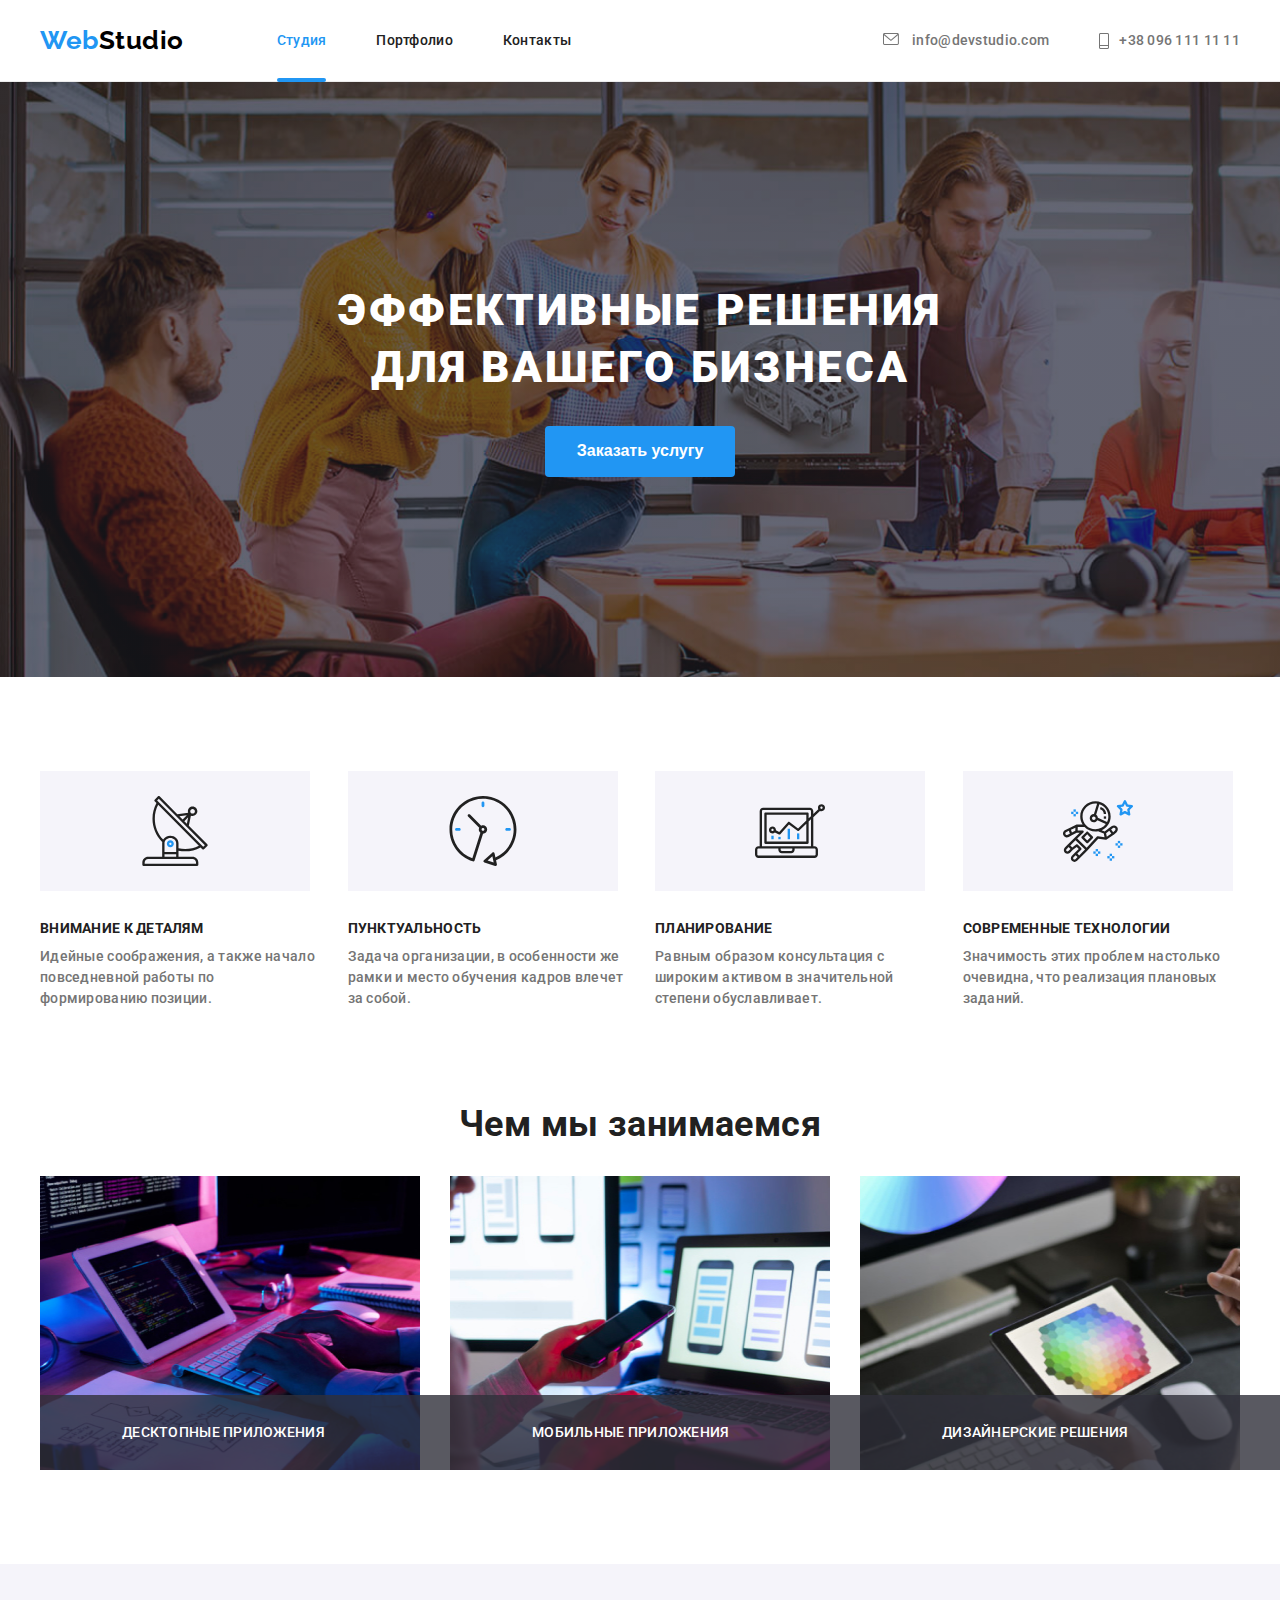
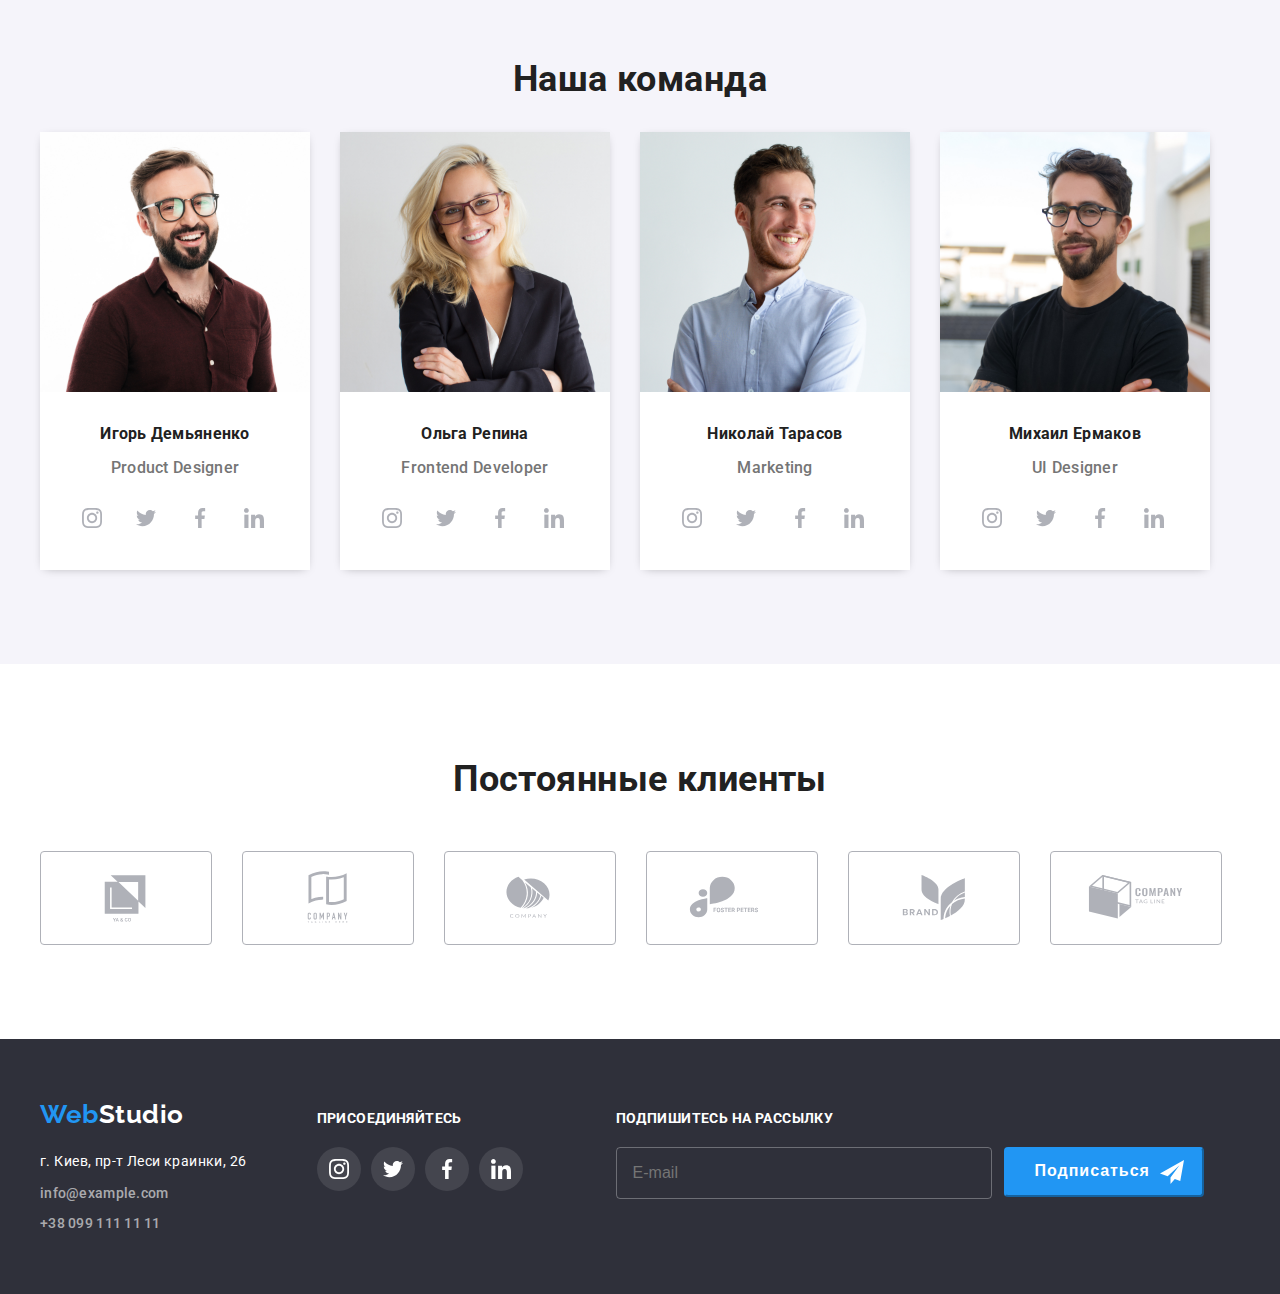
<file: index.html>
<!DOCTYPE html>
<html lang="ru">
    <head>
        <meta charset="UTF-8" />
        <meta name="viewport" content="width=device-width, initial-scale=1.0" />
        <title>WebStudio</title>

        <link rel="preconnect" href="https://fonts.googleapis.com" />
        <link rel="preconnect" href="https://fonts.gstatic.com" crossorigin />
        <link href="https://fonts.googleapis.com/css2?family=Raleway:wght@700&family=Roboto:wght@400;500;700;900&display=swap" rel="stylesheet" />
        <link rel="stylesheet" href="https://cdnjs.cloudflare.com/ajax/libs/modern-normalize/1.1.0/modern-normalize.min.css" integrity="sha512-wpPYUAdjBVSE4KJnH1VR1HeZfpl1ub8YT/NKx4PuQ5NmX2tKuGu6U/JRp5y+Y8XG2tV+wKQpNHVUX03MfMFn9Q==" crossorigin="anonymous" referrerpolicy="no-referrer" />
        <link rel="stylesheet" href="./css/style.css" />
    </head>

    <body>
        <!-- =======================Header================= -->

        <header class="header">
            <div class="container">
                <nav class="header-nav">
                    <a class="header-logo" href="./index.html"><span class="logo-blue">Web</span>Studio</a>
                    <ul class="header-nav-menu-list list">
                        <li class="active-page"><a class="header-menu-link" href="./index.html">Студия</a></li>
                        <li class="header-nav-menu-item item"><a class="header-menu-link" href="./portfolio.html">Портфолио</a></li>
                        <li class="header-nav-menu-item item"><a class="header-menu-link" href="">Контакты</a></li>
                    </ul>
                </nav>

                <!-- ==============header-contacts-list========= -->

                <ul class="header-contacts-list list">
                    <li class="header-contacts item">
                        <a class="header-menu-link color-adress icon-contacts-link" href="mailto:info@example.com">
                            <svg class="contact-icon" width="16" height="12">
                                <use href="./img/sprite.svg#email"></use>
                            </svg>
                            info@devstudio.com
                        </a>
                    </li>

                    <li class="header-contacts item">
                        <a class="header-menu-link color-adress icon-contacts" href="tel:+380991111111">
                            <svg class="contact-icon" width="10" height="16">
                                <use href="./img/sprite.svg#phone"></use>
                            </svg>
                            +38 096 111 11 11</a
                        >
                    </li>
                </ul>
            </div>
        </header>

        <!-- =====================HERO================== -->

        <section class="hero">
            <div class="container main">
                <h1 class="hero-main-title">Эффективные решения для вашего бизнеса</h1>
                <button class="hero-button btn" data-modal-open type="button">Заказать услугу</button>
            </div>
        </section>

        <!-- =================MODAL WINDOW================= -->
        <div class="backdrop is-hidden" data-modal>
            <div class="modal">
                <svg class="close-icon" data-modal-close width="11" height="11">
                    <use href="./img/sprite.svg#icon-close"></use>
                </svg>

                <!--form modal window-->

                <form action="modal" class="modal-form">
                    <b class="modal-form-head">Оставьте свои данные, мы вам перезвоним</b>
                    <label class="modal-form-field">
                        Имя
                        <span class="modal-form-input-wrapper">
                            <input type="text" name="user-name" class="modal-form-input" minlength="5" pattern="[a-zA-Zа-яёА-ЯЁ]+" title="Без цифр и символов" required />
                            <svg class="modal-form-icon" data-modal-close width="13" height="13">
                                <use href="./img/sprite.svg#name"></use>
                            </svg>
                        </span>
                    </label>

                    <label class="modal-form-field">
                        Телефон
                        <span class="modal-form-input-wrapper">
                            <input type="tel" name="user-phone" class="modal-form-input" pattern="+38[0-9]{3}[0-9]{3}[0-9]{2}[0-9]{2}" placeholder="+380950010011" title="+380950010011" required />
                            <svg class="modal-form-icon" data-modal-close width="13" height="13">
                                <use href="./img/sprite.svg#phone2"></use>
                            </svg>
                        </span>
                    </label>
                    <label class="modal-form-field">
                        Почта
                        <span class="modal-form-input-wrapper">
                            <input type="email" name="user-email" class="modal-form-input" pattern="[0-9]{3}-[0-9]{3}-[0-9]{2}-[0-9]{2}" title="[a-z0-9._%+-]+@[a-z0-9.-]+\.[a-z]{2,4}$" required />
                            <svg class="modal-form-icon" data-modal-close width="13" height="13">
                                <use href="./img/sprite.svg#mail"></use>
                            </svg>
                        </span>
                    </label>
                    <label class="modal-form-field">
                        Комментарий
                        <textarea name="user-message" class="modal-form-message" placeholder="Введите текст"></textarea>
                    </label>
                    <input type="checkbox" name="accept-policy" id="accept-policy" class="modal-form-checkbox visually-hidden" />
                    <label for="accept-policy" class="modal-form-checkbox-label">Соглашаюсь с рассылкой и принимаю&nbsp;<a class="modal-form-checkbox-link" href="">Условия договора</a></label>
                    <button type="submit" class="modal-form-btn">Отправить</button>
                </form>
            </div>
        </div>

        <!-- =======================ADVANTAGES================= -->

        <section class="advantages">
            <div class="container advantages">
                <h2 class="visually-hidden">Преимущества</h2>
                <!-- !!!!!!!!!!!скрыть заголовок!!!!!!!!!!!!! -->
                <ul class="advantages-list list">
                    <li class="advantages-item item pic-antena">
                        <div class="advntage-blok">
                            <svg class="advantage-pic" width="70" height="70">
                                <use href="./img/sprite.svg#antenna"></use>
                            </svg>
                        </div>
                        <h3>Внимание к деталям</h3>
                        <p>Идейные соображения, а также начало повседневной работы по формированию позиции.</p>
                    </li>
                    <li class="advantages-item item pic-clock">
                        <div class="advntage-blok">
                            <svg class="advantage-pic" width="70" height="70">
                                <use href="./img/sprite.svg#clock"></use>
                            </svg>
                        </div>
                        <h3>Пунктуальность</h3>
                        <p>Задача организации, в особенности же рамки и место обучения кадров влечет за собой.</p>
                    </li>
                    <li class="advantages-item item pic-diagrama">
                        <div class="advntage-blok">
                            <svg class="advantage-pic" width="70" height="70">
                                <use href="./img/sprite.svg#diagram"></use>
                            </svg>
                        </div>
                        <h3>Планирование</h3>
                        <p>Равным образом консультация с широким активом в значительной степени обуславливает.</p>
                    </li>
                    <li class="advantages-item item pic-cosmo">
                        <div class="advntage-blok">
                            <svg class="advantage-pic" width="70" height="70">
                                <use href="./img/sprite.svg#astronaut"></use>
                            </svg>
                        </div>
                        <h3>Современные технологии</h3>
                        <p>Значимость этих проблем настолько очевидна, что реализация плановых заданий.</p>
                    </li>
                </ul>
            </div>
        </section>

        <!-- =======================OURS SERVISES================ -->

        <section class="our-services">
            <div class="container services">
                <h2 class="services text-minor">Чем мы занимаемся</h2>
                <ul class="services-list list">
                    <li class="services-item item">
                        <img src="./img/box_1.jpg" alt="Крос браузерная разработка" width="370" height="294" />
                        <p class="our-services-over">Десктопные приложения</p>
                    </li>
                    <li class="services-item item">
                        <img src="./img/box_2.jpg" alt="Адаптивная разработка" width="370" height="294" />
                        <p class="our-services-over">Мобильные приложения</p>
                    </li>
                    <li class="services-item item">
                        <img src="./img/box_3.jpg" alt="Оптимизация и настройка" width="370" height="294" />
                        <p class="our-services-over">Дизайнерские решения</p>
                    </li>
                </ul>
            </div>
        </section>
        <!-- =======================OURS TEAM================= -->
        <section class="team">
            <div class="container section team">
                <h2 class="team text-minor">Наша команда</h2>
                <ul class="team-list list">
                    <li class="team-item item">
                        <img src="./img/pfoto_1.jpg" alt="Игорь Демьяненко" width="270" height="260" />
                        <div class="team-item-title">
                            <h3>Игорь Демьяненко</h3>
                            <p class="team-title-work">Product Designer</p>
                            <!--social links====================================== -->
                            <ul class="team-social-list list">
                                <li class="team-social-item item">
                                    <a href="" class="social-icon-team">
                                        <svg class="social-icon" width="20" height="20">
                                            <use href="./img/sprite.svg#instagram"></use>
                                        </svg>
                                    </a>
                                </li>
                                <li class="team-social-item item">
                                    <a href="" class="social-icon-team">
                                        <svg class="social-icon" width="20" height="20">
                                            <use href="./img/sprite.svg#twitter"></use>
                                        </svg>
                                    </a>
                                </li>
                                <li class="team-social-item item">
                                    <a href="" class="social-icon-team">
                                        <svg class="social-icon" width="20" height="20">
                                            <use href="./img/sprite.svg#facebook"></use>
                                        </svg>
                                    </a>
                                </li>
                                <li class="team-social-item item">
                                    <a href="" class="social-icon-team">
                                        <svg class="social-icon" width="20" height="20">
                                            <use href="./img/sprite.svg#linkedin"></use>
                                        </svg>
                                    </a>
                                </li>
                            </ul>
                            <!-- END social links-->
                        </div>
                    </li>
                    <li class="team-item item">
                        <img src="./img/photo_2.jpg" alt="Ольга Репина" width="270" height="260" />
                        <div class="team-item-title">
                            <h3>Ольга Репина</h3>
                            <p class="team-title-work">Frontend Developer</p>
                            <!--social links============================= -->
                            <ul class="team-social-list list">
                                <li class="team-social-item item">
                                    <a href="" class="social-icon-team">
                                        <svg class="social-icon" width="20" height="20">
                                            <use href="./img/sprite.svg#instagram"></use>
                                        </svg>
                                    </a>
                                </li>
                                <li class="team-social-item item">
                                    <a href="" class="social-icon-team">
                                        <svg class="social-icon" width="20" height="20">
                                            <use href="./img/sprite.svg#twitter"></use>
                                        </svg>
                                    </a>
                                </li>
                                <li class="team-cotial-item item">
                                    <a href="" class="social-icon-team">
                                        <svg class="social-icon" width="20" height="20">
                                            <use href="./img/sprite.svg#facebook"></use>
                                        </svg>
                                    </a>
                                </li>
                                <li class="team-social-item item">
                                    <a href="" class="social-icon-team">
                                        <svg class="social-icon" width="20" height="20">
                                            <use href="./img/sprite.svg#linkedin"></use>
                                        </svg>
                                    </a>
                                </li>
                            </ul>
                            <!-- END social links-->
                        </div>
                    </li>
                    <li class="team-item item">
                        <img src="./img/photo_3.jpg" alt="Николай Тарасов" width="270" height="260" />
                        <div class="team-item-title">
                            <h3>Николай Тарасов</h3>
                            <p class="team-title-work">Marketing</p>
                            <!-- social links============================================== -->
                            <ul class="team-social-list list">
                                <li class="team-social-item item">
                                    <a href="" class="social-icon-team">
                                        <svg class="social-icon" width="20" height="20">
                                            <use href="./img/sprite.svg#instagram"></use>
                                        </svg>
                                    </a>
                                </li>
                                <li class="team-social-item item">
                                    <a href="" class="social-icon-team">
                                        <svg class="social-icon" width="20" height="20">
                                            <use href="./img/sprite.svg#twitter"></use>
                                        </svg>
                                    </a>
                                </li>
                                <li class="team-sotial-item item">
                                    <a href="" class="social-icon-team">
                                        <svg class="social-icon" width="20" height="20">
                                            <use href="./img/sprite.svg#facebook"></use>
                                        </svg>
                                    </a>
                                </li>
                                <li class="team-social-item item">
                                    <a href="" class="social-icon-team">
                                        <svg class="social-icon" width="20" height="20">
                                            <use href="./img/sprite.svg#linkedin"></use>
                                        </svg>
                                    </a>
                                </li>
                            </ul>
                            <!-- END social links-->
                        </div>
                    </li>
                    <li class="team-item item">
                        <img src="./img/photo_4.jpg" alt="Михаил Ермаков" width="270" height="260" />
                        <div class="team-item-title">
                            <h3>Михаил Ермаков</h3>
                            <p class="team-title-work">UI Designer</p>
                            <!--social links==================================== -->
                            <ul class="team-social-list list">
                                <li class="team-cocial-item item">
                                    <a href="" class="social-icon-team">
                                        <svg class="social-icon" width="20" height="20">
                                            <use href="./img/sprite.svg#instagram"></use>
                                        </svg>
                                    </a>
                                </li>
                                <li class="team-social-item item">
                                    <a href="" class="social-icon-team">
                                        <svg class="social-icon" width="20" height="20">
                                            <use href="./img/sprite.svg#twitter"></use>
                                        </svg>
                                    </a>
                                </li>
                                <li class="team-social-item item">
                                    <a href="" class="social-icon-team">
                                        <svg class="social-icon" width="20" height="20">
                                            <use href="./img/sprite.svg#facebook"></use>
                                        </svg>
                                    </a>
                                </li>
                                <li class="team-social-item item">
                                    <a href="" class="social-icon-team">
                                        <svg class="social-icon" width="20" height="20">
                                            <use href="./img/sprite.svg#linkedin"></use>
                                        </svg>
                                    </a>
                                </li>
                            </ul>
                            <!-- END social links-->
                        </div>
                    </li>
                </ul>
            </div>
        </section>

        <!-- =======================OURS CLIENTS================ -->
        <section class="ours-clients">
            <div class="container clients">
                <h2 class="client text-minor">Постоянные клиенты</h2>
                <!--brend icon================================ -->
                <ul class="cliets-list list">
                    <li class="clients-item item">
                        <a href="" class="client-link"
                            ><svg class="clients-icon" width="106" height="60">
                                <use href="./img/sprite.svg#logo1"></use>
                            </svg>
                        </a>
                    </li>
                    <!--brend icon=================================== -->

                    <li class="clients-item item">
                        <a href="" class="client-link"
                            ><svg class="clients-icon" width="106" height="60">
                                <use href="./img/sprite.svg#logo2"></use>
                            </svg>
                        </a>
                    </li>
                    <!--brend icon================================ -->

                    <li class="clients-item item">
                        <a href="" class="client-link"
                            ><svg class="clients-icon" width="106" height="60">
                                <use href="./img/sprite.svg#logo3"></use>
                            </svg>
                        </a>
                    </li>
                    <!--brend icon================================ -->

                    <li class="clients-item item">
                        <a href="" class="client-link"
                            ><svg class="clients-icon" width="106" height="60">
                                <use href="./img/sprite.svg#logo4"></use>
                            </svg>
                        </a>
                    </li>
                    <!--brend icon================================ -->

                    <li class="clients-item item">
                        <a href="" class="client-link"
                            ><svg class="clients-icon" width="106" height="60">
                                <use href="./img/sprite.svg#logo5"></use>
                            </svg>
                        </a>
                    </li>
                    <!--brend icon================================ -->

                    <li class="clients-item item">
                        <a href="" class="client-link"
                            ><svg class="clients-icon" width="106" height="60">
                                <use href="./img/sprite.svg#logo6"></use>
                            </svg>
                        </a>
                    </li>
                </ul>
            </div>
        </section>

        <!-- =======================FOOTERrr================= -->

        <footer class="footer">
            <div class="container footer-container">
                <div class="footer-left">
                    <a href="" class="footer-logo"><span class="footer-logo-blue">Web</span>Studio</a>
                    <address class="footer-contacts">
                        <p>г. Киев, пр-т Леси краинки, 26</p>
                        <ul class="footer-list list">
                            <li class="footer-item item"><a href="mailto:info@example.com">info@example.com</a></li>
                            <li class="footer-item item last"><a href="tel:+380991111111">+38 099 111 11 11</a></li>
                        </ul>
                    </address>
                </div>
                <div class="footer-social">
                    <h3>Присоединяйтесь</h3>

                    <!--social links================================================== -->
                    <ul class="footer-ico-list team-social-list list">
                        <li class="footer-ico-item team-sotial-item item">
                            <a href="" class="social-icon-team footer-ico-link">
                                <svg class="footer-ico social-icon" width="20" height="20">
                                    <use href="./img/sprite.svg#instagram"></use>
                                </svg>
                            </a>
                        </li>
                        <li class="footer-ico-item team-social-item item">
                            <a href="" class="social-icon-team footer-ico-link">
                                <svg class="footer-ico social-icon" width="20" height="20">
                                    <use href="./img/sprite.svg#twitter"></use>
                                </svg>
                            </a>
                        </li>
                        <li class="footer-ico-item team-social-item item">
                            <a href="" class="social-icon-team footer-ico-link">
                                <svg class="footer-ico social-icon" width="20" height="20">
                                    <use href="./img/sprite.svg#facebook"></use>
                                </svg>
                            </a>
                        </li>
                        <li class="foote-ico-item team-social-item item">
                            <a href="" class="social-icon-team footer-ico-link">
                                <svg class="footer-ico social-icon" width="20" height="20">
                                    <use href="./img/sprite.svg#linkedin"></use>
                                </svg>
                            </a>
                        </li>
                    </ul>
                    <!-- END social links-->
                </div>

                <div class="footer-submit">
                    <form action="submit" class="footer-submit-input">
                        <b class="footer-submit-title">Подпишитесь на рассылку</b>
                        <span class="footer-submit-input-wrapper">
                            <input type="text" name="telega-name" class="footer-form-input" placeholder="E-mail" />
                            <button type="submit" class="footer-form-btn">
                                Подписаться
                                <svg class="footer-btn-icon" data-modal-close width="24" height="24">
                                    <use href="./img/sprite.svg#telega"></use>
                                </svg>
                            </button>
                        </span>
                    </form>
                </div>
            </div>
        </footer>
        <script src="./js/modal.js"></script>
    </body>
</html>
</file>
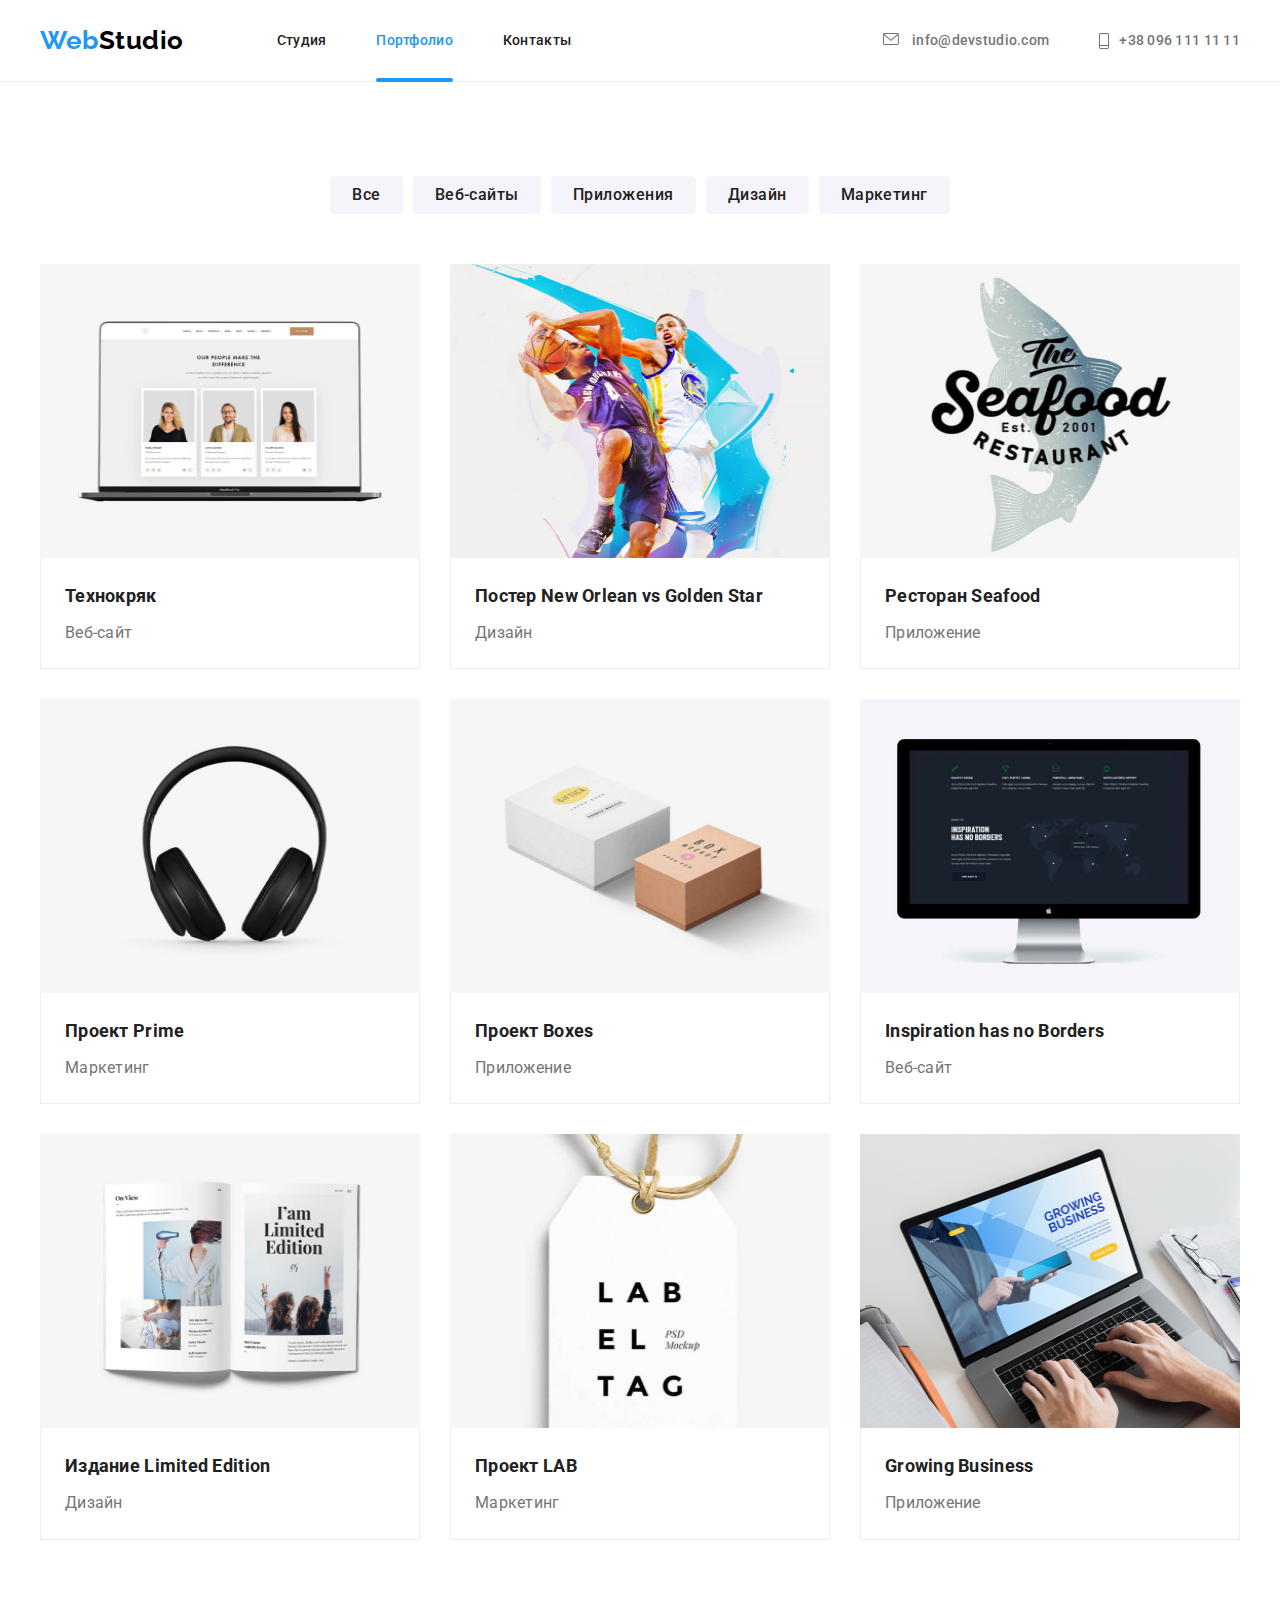
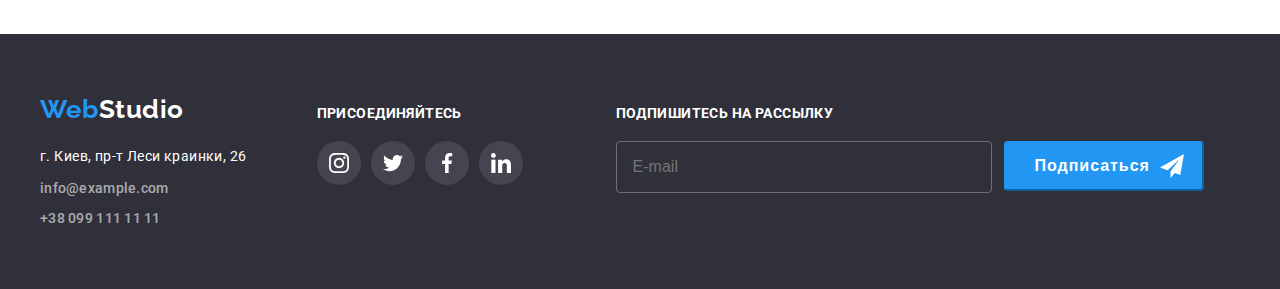
<file: portfolio.html>
<!DOCTYPE html>
<html lang="ru">
    <head>
        <meta charset="UTF-8" />
        <meta name="viewport" content="width=device-width, initial-scale=1.0" />
        <title>WebStudio</title>

        <link rel="preconnect" href="https://fonts.googleapis.com" />
        <link rel="preconnect" href="https://fonts.gstatic.com" crossorigin />
        <link href="https://fonts.googleapis.com/css2?family=Raleway:wght@700&family=Roboto:wght@400;500;700;900&display=swap" rel="stylesheet" />
        <link rel="stylesheet" href="https://cdnjs.cloudflare.com/ajax/libs/modern-normalize/1.1.0/modern-normalize.min.css" integrity="sha512-wpPYUAdjBVSE4KJnH1VR1HeZfpl1ub8YT/NKx4PuQ5NmX2tKuGu6U/JRp5y+Y8XG2tV+wKQpNHVUX03MfMFn9Q==" crossorigin="anonymous" referrerpolicy="no-referrer" />
        <link rel="stylesheet" href="./css/style.css" />
    </head>

    <body>
        <!-- =======================Header================= -->

        <header class="header">
            <div class="container">
                <nav class="header-nav">
                    <a class="header-logo" href="./index.html"><span class="logo-blue">Web</span>Studio</a>
                    <ul class="header-nav-menu-list list">
                        <li class="header-nav-menu-item item"><a class="header-menu-link" href="./index.html">Студия</a></li>
                        <li class="active-page"><a class="header-menu-link" href="./portfolio.html">Портфолио</a></li>
                        <li class="header-nav-menu-item item"><a class="header-menu-link" href="">Контакты</a></li>
                    </ul>
                </nav>

                <!-- ==============header-contacts-list========= -->

                <ul class="header-contacts-list list">
                    <li class="header-contacts item">
                        <a class="header-menu-link color-adress icon-contacts-link" href="mailto:info@example.com">
                            <svg class="contact-icon" width="16" height="12">
                                <use href="./img/sprite.svg#email"></use>
                            </svg>
                            info@devstudio.com
                        </a>
                    </li>

                    <li class="header-contacts item">
                        <a class="header-menu-link color-adress icon-contacts" href="tel:+380991111111">
                            <svg class="contact-icon" width="10" height="16">
                                <use href="./img/sprite.svg#phone"></use>
                            </svg>
                            +38 096 111 11 11</a
                        >
                    </li>
                </ul>
            </div>
        </header>

        <!-- =======================filter buttons================= -->

        <main>
            <section class="portfolio-filter">
                <div class="container filter-container">
                    <ul class="portfolio-filter-list list">
                        <li class="portfolio-filter-list-item item"><button class="btn-filter" type="button">Все</button></li>
                        <li class="portfolio-filter-list-item item"><button class="btn-filter" type="button">Веб-сайты</button></li>
                        <li class="portfolio-filter-list-item item"><button class="btn-filter" type="button">Приложения</button></li>
                        <li class="portfolio-filter-list-item item"><button class="btn-filter" type="button">Дизайн</button></li>
                        <li class="portfolio-filter-list-item item"><button class="btn-filter" type="button">Маркетинг</button></li>
                    </ul>

                    <!-- ================== work examples ================-->

                    <h2 class="visually-hidden">work-examples</h2>
                    <ul class="work-examples-list list">
                        <li class="work-examples-item item">
                            <a href="" class="work-examples-link">
                                <div class="work-exampl-img-title">
                                    <img src="./img/exam-1.jpg" alt="" width="370" height="294" />
                                    <p class="overlay">Технокряк это современная площадка распространения коронавируса. Компании используют эту платформу для цифрового шпионажа и атак на защищённые сервера конкурентов.</p>
                                </div>
                                <div class="work-examples-item-title">
                                    <h3>Технокряк</h3>
                                    <p>Веб-сайт</p>
                                </div>
                            </a>
                        </li>
                        <li class="work-examples-item item">
                            <a href="" class="work-examples-link">
                                <div class="work-exampl-img-title">
                                    <img src="./img/exam-2.jpg" alt="" width="370" height="294" />
                                    <p class="overlay">Господи, дай мне соурс код Вселенной, час времени и хороший дебаггер!</p>
                                </div>
                                <div class="work-examples-item-title">
                                    <h3>Постер New Orlean vs Golden Star</h3>
                                    <p>Дизайн</p>
                                </div>
                            </a>
                        </li>
                        <li class="work-examples-item item">
                            <a href="" class="work-examples-link">
                                <div class="work-exampl-img-title">
                                    <img src="./img/exam-3.jpg" alt="" width="370" height="294" />
                                    <p class="overlay">
                                        Жена посылает программиста в магазин: — Дорогой, купи, пожалуйста, палку колбасы, и если будут яйца, то купи десяток. Через полчаса программист возвращается с десятью палками колбасы. Жена: — Что это?! Зачем ты купил столько колбасы? Программист: — Ну так
                                        яйца-то были…
                                    </p>
                                </div>
                                <div class="work-examples-item-title">
                                    <h3>Ресторан Seafood</h3>
                                    <p>Приложение</p>
                                </div>
                            </a>
                        </li>
                        <li class="work-examples-item item">
                            <a href="" class="work-examples-link">
                                <div class="work-exampl-img-title">
                                    <img src="./img/exam-4.jpg" alt="" width="370" height="294" />
                                    <p class="overlay">А вы знаете основные достоинства IT-шников? Конечно же, это высокомерие, нетерпимость и невероятная лень..</p>
                                </div>
                                <div class="work-examples-item-title">
                                    <h3>Проект Prime</h3>
                                    <p>Маркетинг</p>
                                </div>
                            </a>
                        </li>
                        <li class="work-examples-item item">
                            <a href="" class="work-examples-link">
                                <div class="work-exampl-img-title">
                                    <img src="./img/exam-5.jpg" alt="" width="370" height="294" />
                                    <p class="overlay">Программирование похоже на секс: одна ошибка – и всю жизнь придется поддерживать.</p>
                                </div>
                                <div class="work-examples-item-title">
                                    <h3>Проект Boxes</h3>
                                    <p>Приложение</p>
                                </div>
                            </a>
                        </li>
                        <li class="work-examples-item item">
                            <a href="" class="work-examples-link">
                                <div class="work-exampl-img-title">
                                    <img src="./img/exam-6.jpg" alt="" width="370" height="294" />
                                    <p class="overlay">Технокряк это современная плк на защищённые сервера конкурентов.</p>
                                </div>
                                <div class="work-examples-item-title">
                                    <h3>Inspiration has no Borders</h3>
                                    <p>Веб-сайт</p>
                                </div>
                            </a>
                        </li>
                        <li class="work-examples-item item">
                            <a href="" class="work-examples-link">
                                <div class="work-exampl-img-title">
                                    <img src="./img/exam-7.jpg" alt="" width="370" height="294" />
                                    <p class="overlay">Если вы начинаете сгонять муху с монитора при помощи курсора мыши, пора выключать компьютер.</p>
                                </div>
                                <div class="work-examples-item-title">
                                    <h3>Издание Limited Edition</h3>
                                    <p>Дизайн</p>
                                </div>
                            </a>
                        </li>
                        <li class="work-examples-item item">
                            <a href="" class="work-examples-link">
                                <div class="work-exampl-img-title">
                                    <img src="./img/exam-8.jpg" alt="" width="370" height="294" />
                                    <p class="overlay">Нашел ответ на вопрос по вечному спору – с чего должен начинаться индекс массива – с «0» или «1». Считаю, что мое компромиссное решение – «0,5» — было отвергнуто без надлежащего изучения.</p>
                                </div>
                                <div class="work-examples-item-title">
                                    <h3>Проект LAB</h3>
                                    <p>Маркетинг</p>
                                </div>
                            </a>
                        </li>
                        <li class="work-examples-item item">
                            <a href="" class="work-examples-link">
                                <div class="work-exampl-img-title">
                                    <img src="./img/exam-9.jpg" alt="" width="370" height="294" />
                                    <p class="overlay">Плохой код – совсем не плохой. Его просто не сумели правильно понять.</p>
                                </div>
                                <div class="work-examples-item-title">
                                    <h3>Growing Business</h3>
                                    <p>Приложение</p>
                                </div>
                            </a>
                        </li>
                    </ul>
                </div>
            </section>
        </main>

        <!-- =======================FOOTERrr================= -->

        <footer class="footer">
            <div class="container footer-container">
                <div class="footer-left">
                    <a href="" class="footer-logo"><span class="footer-logo-blue">Web</span>Studio</a>
                    <address class="footer-contacts">
                        <p>г. Киев, пр-т Леси краинки, 26</p>
                        <ul class="footer-list list">
                            <li class="footer-item item"><a href="mailto:info@example.com">info@example.com</a></li>
                            <li class="footer-item item last"><a href="tel:+380991111111">+38 099 111 11 11</a></li>
                        </ul>
                    </address>
                </div>
                <div class="footer-social">
                    <h3>Присоединяйтесь</h3>

                    <!--social links================================================== -->
                    <ul class="footer-ico-list team-social-list list">
                        <li class="footer-ico-item team-sotial-item item">
                            <a href="" class="social-icon-team footer-ico-link">
                                <svg class="footer-ico social-icon" width="20" height="20">
                                    <use href="./img/sprite.svg#instagram"></use>
                                </svg>
                            </a>
                        </li>
                        <li class="footer-ico-item team-social-item item">
                            <a href="" class="social-icon-team footer-ico-link">
                                <svg class="footer-ico social-icon" width="20" height="20">
                                    <use href="./img/sprite.svg#twitter"></use>
                                </svg>
                            </a>
                        </li>
                        <li class="footer-ico-item team-social-item item">
                            <a href="" class="social-icon-team footer-ico-link">
                                <svg class="footer-ico social-icon" width="20" height="20">
                                    <use href="./img/sprite.svg#facebook"></use>
                                </svg>
                            </a>
                        </li>
                        <li class="foote-ico-item team-social-item item">
                            <a href="" class="social-icon-team footer-ico-link">
                                <svg class="footer-ico social-icon" width="20" height="20">
                                    <use href="./img/sprite.svg#linkedin"></use>
                                </svg>
                            </a>
                        </li>
                    </ul>
                    <!-- END social links-->
                </div>

                <div class="footer-submit">
                    <form action="" class="footer-submit-input">
                        <b class="footer-submit-title">Подпишитесь на рассылку</b>
                        <span class="footer-submit-input-wrapper">
                            <input type="text" name="telega-name" class="footer-form-input" placeholder="E-mail" />
                            <button type="submit" class="footer-form-btn">
                                Подписаться
                                <svg class="footer-btn-icon" data-modal-close width="24" height="24">
                                    <use href="./img/sprite.svg#telega"></use>
                                </svg>
                            </button>
                        </span>
                    </form>
                </div>
            </div>
        </footer>
        <script src="./js/modal.js"></script>
    </body>
</html>
</file>
<file: css/style.css>
:root {
    --main-text-color: #757575;
    --title-text-color: #212121;
    --accent-text-color: #2196f3;
    --wite-color: #ffffff;
    --bgr-footer-color: #2f303a;
}

body {
    color: var(--main-text-color);
    font-family: 'Roboto', sans-serif;
    font-weight: 400;
    font-size: 14px;
    line-height: 1.7;
    letter-spacing: 0.03em;
}
img {
    display: block;
    width: 100%;
}
/* h1,
h2,
h3,
h4,
p {
    margin: 0;
    padding: 0;
} */

* {
    margin: 0;
    padding: 0;
}

.list h3 {
    color: var(--title-text-color);
}

.list,
a {
    list-style: none;
    text-decoration: none;
    color: var(--main-text-color);
    font-weight: 500;
    line-height: 1.5;
    letter-spacing: 0.02em;
}

.container {
    max-width: 1200px;
    padding-left: 15px;
    padding-right: 15px;
    margin: 0 auto;
}
section {
    padding-top: 94px;
    padding-bottom: 94px;
}

/* --------------add pictures advantages------------*/

/* =======================Header================= */
.header {
    border-bottom: 1px solid #ececec;
}

.header .container {
    display: flex;
    align-items: center;
    padding-bottom: 0;
}

/*---logo---*/

.header-logo {
    margin-right: 93px;

    color: #000000;
    font-family: Raleway;
    font-weight: 700;
    font-size: 26px;
    line-height: 1.2;
    text-decoration: none;
}

.logo-blue {
    color: var(--accent-text-color);
}

/* ---nav-menu---*/
.header-nav {
    display: flex; /*выравнивает в одну строку с лого*/
    align-items: center; /*центрует елементы в строке по вертикали */
}

.header-nav-menu-list {
    display: flex; /*выравнивает в строку список*/
}

.header-menu-link {
    text-decoration: none;
    color: var(--title-text-color);

    /* ----------полоса активной страницы ------------*/

    display: block;
    position: relative;

    transition: color 250ms cubic-bezier(0.4, 0, 0.2, 1);
}

.header-menu-link::after {
    content: '';
    display: block;
    position: absolute;
    width: 100%;
    height: 4px;
    background-color: var(--accent-text-color);
    left: 0;
    bottom: -1px;
    border-radius: 2px;

    transform: scaleX(0);
    transition: transform 250ms cubic-bezier(0.4, 0, 0.2, 1);
}

.header-nav-menu-item:hover .header-menu-link::after {
    transform: scaleX(1); /*-- отображения скорости полосы при hover --*/
}

.header-menu-link:hover,
.header-menu-link:focus {
    color: var(--accent-text-color);
    transform: color; /*изменяет цвет по transition*/
}

.active-page .header-menu-link,
.active-page .header-menu-link::after {
    color: var(--accent-text-color);
    transform: scaleX(1); /*-- отображения скорости полосы при hover i active --*/
}

/*      ---------- end line on focus --------------*/

.header-nav-menu-list > li:not(:last-child) {
    margin-right: 50px; /*Отступ всем кроме последнего menu*/
}

.header-nav-menu-list .header-menu-link {
    padding-top: 30px;
    padding-bottom: 30px;
    display: inline-block;
}

/*-------------------------------contacts---*/

.header-menu-link {
    display: inline-block;
    padding-top: 30px;
    padding-bottom: 30px;
}

.header-contacts-list {
    display: flex; /*выравнивает в одну строку список контакты*/
    margin-left: auto;
}

.header-contacts-list li + li {
    margin-left: 50px; /*Отступ всем кроме последнего */
}

.color-adress {
    color: var(--main-text-color);
}

/*----------------------icon cotnacts header---*/
.icon-contacts {
    display: flex;
    align-items: center;
    fill: var(--main-text-color);
}

.contact-icon {
    fill: currentColor; /*наследование света и ховера от родителя */
    margin-right: 10px;
}

/* =======================HERO================  доработать ФОН BUTTOn И ОТСТУПЫ==== */

.hero {
    background-image: linear-gradient(rgba(47, 48, 58, 0.4), rgba(47, 48, 58, 0.4)), url(../img/bg-img.png);
    background-color: #c4c4c4;

    background-size: cover;
    max-width: 1600px;
    text-align: center; /*кнопка по центру */
    margin: 0 auto; /*секция по центру */ /*задана ширина 1600+ марджин+ ограничения текста */
    padding-top: 200px;
    padding-bottom: 200px;
}

.hero-main {
    background-color: #2f303a;
}

.hero-main-title {
    font-weight: 900;
    font-size: 44px;
    line-height: 1.3;
    text-align: center;
    letter-spacing: 0.06em;
    text-transform: uppercase;
    color: var(--wite-color);

    width: 700px;
    margin: 0 auto;
}

.hero-button {
    border-radius: 4px;
    border: 0;
    padding: 10px 32px 10px 32px;

    margin-top: 30px;

    background-color: var(--accent-text-color);
    font-size: 16px;
    font-weight: 700;
    line-height: 1.9;
    color: var(--wite-color);
    cursor: pointer;

    transition: background-color 250ms cubic-bezier(0.4, 0, 0.2, 1); /*  одна строка для времени изменения цвета при ховер*/
}

.hero-button:hover,
.hero-button:focus {
    background-color: #188ce8;
    box-shadow: 0px 4px 4px rgba(0, 0, 0, 0.15);
}

/* ============================ADVANTAGES=========================== */
.visually-hidden {
    /* скрыть заголовок*/
    position: absolute;
    width: 1px;
    height: 1px;
    margin: -1px;
    border: 0;
    padding: 0;

    white-space: nowrap;
    clip-path: inset(100%);
    clip: rect(0 0 0 0);
    overflow: hidden;
}

.advantages-list {
    /* add formula calc  + margin*/
    display: flex;
    flex-wrap: wrap;
    margin-left: -30px;
}

.advantages h3 {
    color: var(--title-text-color);
    font-weight: 700;
    line-height: 1.1;
    text-transform: uppercase;
    font-size: 14px;
    margin-bottom: 10px;
}
.advantages-item {
    width: calc((100% - 120px) / 4);
    margin-left: 30px;
}

/* --------------add pictures advantages------------*/
.advntage-blok {
    display: flex;
    width: 270px;
    height: 120px;
    justify-content: center;
    align-items: center;
    margin-bottom: 30px;
    fill: #afb1b8;
    background-color: #f5f4fa;
}
/* ============================OURS SERVISES=========================== */
.our-services {
    padding-top: 0;
}

.services-list {
    display: flex;
    flex-wrap: wrap;
    margin-left: -30px;
}
.services-item {
    width: calc((100% - 90px) / 3); /* add formula calc  + margin  ---.team-list .team-item + .team-item */
    margin-left: 30px;

    position: relative; /* для позиционирования фона our-services-over*/
}

.text-minor {
    color: var(--title-text-color); /*h2 - servises + team*/
    font-weight: 700;
    font-size: 36px;
    line-height: 1.2;
    text-align: center;
    margin-bottom: 30px;
}

/*----ыон и цвет на картинках---*/
.our-services-over {
    position: absolute;
    bottom: 0;
    left: 0;
    width: 100%;
    padding: 27px 82px;

    text-transform: uppercase;
    color: #ffffff;
    background-color: rgba(47, 48, 58, 0.8);
    overflow: auto;
}

/* ============================OUR TAEM=========================== */
.team {
    background-color: #f5f4fa;
}
.text-minor {
    text-align: center;
    margin-bottom: 30px;
}
.team-list {
    display: flex;
    flex-wrap: wrap;
    margin-left: -30px;
}

.team-item {
    width: calc((100% - 120px) / 4); /* add formula calc  + margin  ---.team-list .team-item + .team-item */
    margin-left: 30px;
    background-color: var(--wite-color);
}

.team-item-title {
    padding: 30px; /*узнать почему не работает padding; 30px auto*/
    text-align: center;
}

.team-item {
    box-shadow: 0 2px 10px -5px rgba(0, 0, 0, 0.4); /* Параметры тени */
    width: 270px;
}

.team-item h3 {
    margin-bottom: 10px;
}
.team-title-work {
    font-size: 16px; /* Параметры шрифта <p> */
    margin-bottom: 16px;
}

/*----------------------icon sotial team--===============================-*/
.team-social-list {
    display: flex; /*  в строку иконки */
}
.social-icon-team {
    display: flex;
    width: 44px;
    height: 44px;
    justify-content: center;
    align-items: center;
    fill: #afb1b8;
    border-radius: 50%;
    transition: background-color 250ms cubic-bezier(0.4, 0, 0.2, 1), fill 250ms cubic-bezier(0.4, 0, 0.2, 1); /*  одна строка для времени изменения цвета при ховер*/
}
.team-social-list > li:not(:last-child) {
    margin-right: 10px; /*Отступ всем кроме последнего menu*/
}

.social-icon-team:hover,
.social-icon-team:focus {
    background-color: var(--accent-text-color);
    fill: var(--wite-color);
}
.social-icon {
    fill: inherit;
}

/* ============================OUR CLIENTS====================================*/
.client {
    margin-bottom: 50px;
}

/*----------------------icon social team---*/
.cliets-list {
    display: flex; /*  в строку иконки */
}
.client-link {
    display: flex;
    width: 170px;
    height: 92px;
    justify-content: center;
    align-items: center;
    fill: #afb1b8;
    border-radius: 4px;
    border: 1px solid #afb1b8;
    transition: border-color 250ms cubic-bezier(0.4, 0, 0.2, 1), fill 250ms cubic-bezier(0.4, 0, 0.2, 1); /*  одна строка для времени изменения цвета при ховер*/
}
.cliets-list > li:not(:last-child) {
    margin-right: 30px; /*Отступ всем кроме последнего menu*/
}

.client-link:hover,
.client-link:focus {
    border-color: var(--accent-text-color);
    fill: var(--accent-text-color);
}
.clients-icon {
    fill: inherit;
}

/* ============================FOOTER=========================== */
footer {
    background-color: var(--bgr-footer-color);
    font-style: normal;
    padding-top: 60px;
    padding-bottom: 60px;
}
.footer-logo {
    display: block;
    color: var(--wite-color);
    font-family: Raleway;
    font-weight: 700;
    font-size: 26px;
    line-height: 1.2;
    text-decoration: none;
    margin-bottom: 20px;
}

.footer-logo-blue {
    color: var(--accent-text-color);
}

.footer-contacts a {
    color: rgba(255, 255, 255, 0.6);
    text-decoration: none;
}

address {
    font-style: normal;
}
.footer-list .footer-item + .footer-item {
    margin-top: 9px;
}
address p {
    margin-bottom: 9px;
    color: var(--wite-color);
}

/*----------------------icon sotial  footer---*/

.footer-container {
    display: flex; /*footer left i footer social in line*/
    align-items: baseline;
}

.footer-social {
    margin-left: 70px;
}
.footer-ico-link {
    background: rgba(255, 255, 255, 0.1); /*color and bg color sotial*/
    fill: white;
}
.footer-social h3 {
    color: var(--wite-color);
    font-size: 14px;
    line-height: 1.1;

    text-transform: uppercase;
    margin-bottom: 20px;
}

/* --------------- Секция отправки телеграммм------------------- */

.footer-submit {
    margin-left: 93px;
}

.footer-submit-input {
    color: var(--wite-color);
}

.footer-submit-title {
    line-height: 1.1;
    display: block;
    text-transform: uppercase;
    margin-bottom: 20px;
}

.footer-submit-input-wrapper {
    display: flex;
}

.footer-form-input {
    width: 358px;
    height: 50px;
    border: 1px solid rgba(255, 255, 255, 0.3);
    border-radius: 4px;
    background: none;
    padding-left: 16px;
    color: var(--wite-color);
    font-size: 16px;
}

.footer-form-btn {
    display: inline-flex;
    align-items: center;
    min-width: 200px;
    height: 50px;
    margin-left: 12px;
    padding: 10px 10px 10px 29px;
    background-color: var(--accent-text-color);
    font-size: 16px;
    font-weight: 700;
    line-height: 1.9;
    letter-spacing: 0.06em;
    color: var(--wite-color);
    cursor: pointer;
    border-radius: 4px;
    transition: background-color 250ms cubic-bezier(0.4, 0, 0.2, 1);
    border-color: var(--accent-text-color);
}

.footer-btn-icon {
    display: block;
    fill: var(--wite-color);
    margin-left: 10px;
}

.footer-form-btn:hover,
.footer-form-btn:focus {
    background-color: #188ce8;
}

/* =============================================Potfolio-page============================================ */

/* =============================================Potfolio-page============================================ */

.portfolio-filter {
    display: flex;
}

.portfolio-filter-list {
    display: flex; /*список в строку дал ul */
    justify-content: center; /*центровка */
    margin-bottom: 50px;
}
.portfolio-filter-list li + li {
    margin-left: 10px;
}
.btn-filter {
    color: var(--title-text-color);
    background-color: #f5f4fa;
    font-family: 'Roboto', sans-serif;
    font-weight: 500;
    font-size: 16px;
    line-height: 1.6;
    letter-spacing: 0.03em;
    border-radius: 4px;
    border: none;
    padding: 6px 22px;
    transition: color 250ms cubic-bezier(0.4, 0, 0.2, 1), background-color 250ms cubic-bezier(0.4, 0, 0.2, 1), box-shadow 250ms cubic-bezier(0.4, 0, 0.2, 1);
}

.btn-filter:hover,
.btn-filter:focus {
    color: var(--wite-color);
    background-color: var(--accent-text-color);
    box-shadow: 0 10px 10px -5px rgba(0, 0, 0, 0.3); /* Параметры тени */
}

/* ============================   examples  ====================================*/

.work-examples-list {
    display: flex;
    flex-wrap: wrap;
    margin-left: -30px;
    margin-top: -30px;
}

.work-examples-item {
    width: calc((100% - 90px) / 3);
    margin-left: 30px;
    margin-top: 30px;
}

.work-examples-link {
    display: block;
    transition: box-shadow 250ms cubic-bezier(0.4, 0, 0.2, 1);
}

.work-examples-link:hover,
.work-examples-link:focus {
    box-shadow: 0px 1px 1px rgba(0, 0, 0, 0.12), 0px 4px 4px rgba(0, 0, 0, 0.06), 1px 4px 6px rgba(0, 0, 0, 0.16);
}

.work-examples-item-title h3 {
    color: var(--title-text-color);
    font-weight: 700;
    font-size: 18px;
    line-height: 2;
}

.work-examples-item-title p {
    font-weight: 400;
    font-size: 16px;
    line-height: 1.9;
    margin-top: 4px;
}

.work-examples-item-title {
    padding: 20px 24px;
    border: 1px solid #eeeeee;
    border-top: 0;

    /* ============OVERLOY CART======================= */

    display: block;
}

.overlay {
    position: absolute;
    top: 0;
    left: 0;
    width: 100%;
    height: 100%;
    padding: 63px 24px;

    font-weight: 400;
    line-height: 1.5;
    font-size: 18px;

    color: #ffffff;
    background-color: rgba(33, 150, 243, 0.9);
    overflow: auto;

    transform: translateY(100%);
    transition: transform 250ms cubic-bezier(0.4, 0, 0.2, 1);
}

.work-exampl-img-title {
    position: relative;
    overflow: hidden;
}

.work-examples-item:hover .overlay,
.work-examples-item:focus .overlay {
    transform: translateY(0%); /* OVERLAY ON HOVER */
}

/* =============================================MODAL WINDOW============================================ */
.backdrop {
    position: fixed;
    top: 0;
    left: 0;
    width: 100vw;
    height: 100vh;
    background-color: rgba(0, 0, 0, 0.2);

    opacity: 1;
    visibility: visible;
    pointer-events: auto;
    transition: opacity 250ms, visibility 250ms linear;
}

.backdrop.is-hidden {
    opacity: 0;
    visibility: hidden;
    pointer-events: none;
}

.modal {
    position: absolute;
    top: 50%;
    left: 50%;
    transform: translate(-50%, -50%);
    width: 528px;
    height: 581px;
    background-color: #ffffff;
    border-radius: 4px;
    padding: 40px;
}

.close-icon {
    position: absolute;
    top: 8px;
    right: 8px;
    width: 30px;
    height: 30px;
    border-radius: 50%;
    border: 1px solid rgba(0, 0, 0, 0.1);
    background-color: transparent;
    padding: 0;
    cursor: pointer;
}

.close-icon:hover,
.close-icon:focus {
    fill: var(--accent-text-color);
}

/* =============================================form modal window============================================ */
.modal-form {
    display: flex;
    flex-direction: column;
}

.modal-form-head {
    text-align: center;

    color: black;
    line-height: 1.4;
    font-size: 20px;
    margin-bottom: 12px;
}

.modal-form-field {
    margin-bottom: 10px;
    font-size: 12px;
    line-height: 1.1;
}

.modal-form-input-wrapper {
    position: relative; /* контейнер поле ввода */
    display: block;
    margin-top: 4px;
}

.modal-form-input {
    width: 100%; /* поле ввода */
    height: 40px;
    border: 1px solid rgba(33, 33, 33, 0.2);
    border-radius: 4px;
    padding-left: 42px;
}

.modal-form-input:focus {
    border-color: var(--accent-text-color);
    outline: none;
}

.modal-form-icon {
    position: absolute;
    top: 50%;
    left: 12px;
    transform: translateY(-50%);
    display: block;
    width: 13px;
    height: 13px;
}

.modal-form-input:focus + .modal-form-icon {
    fill: var(--accent-text-color);
}

.modal-form-message {
    width: 100%;
    height: 120px;
    margin-top: 4px;
    resize: none;
    border: 1px solid rgba(33, 33, 33, 0.2);
    border-radius: 4px;
    padding: 12px 16px;
}

.modal-form-message:focus {
    border-color: var(--accent-text-color);
    outline: none;
}

.modal-form-message::placeholder {
    /* пропадающая подсказка в поле */
    color: rgba(117, 117, 117, 0, 5);
}

.modal-form-checkbox-label {
    display: flex;
    align-items: center;
}

.modal-form-checkbox-label::before {
    display: block;
    content: '';
    width: 15px;
    height: 15px;
    border: 1px solid #070707;
    cursor: pointer;
    padding: 0 auto;
    margin-right: 10px;
    margin-left: 12px;
    background-repeat: no-repeat;
    background-size: cover;
}

.modal-form-checkbox:checked + .modal-form-checkbox-label::before {
    background-image: url(../img/check.svg);
}

.modal-form-btn {
    align-self: center;
    border-radius: 4px;
    border: 0;
    padding: 10px 55px;

    margin-top: 40px;

    background-color: var(--accent-text-color);
    font-size: 16px;
    font-weight: 700;
    line-height: 1.9;
    color: var(--wite-color);
    cursor: pointer;

    transition: background-color 250ms cubic-bezier(0.4, 0, 0.2, 1); /*  одна строка для времени изменения цвета при ховер*/
}

.modal-form-checkbox-link {
    color: #2196f3;
    text-decoration: underline;
}

.modal-form-btn:hover,
.modal-form-btn:focus {
    color: #ffffff;
    background-color: #188ce8;
}
</file>
